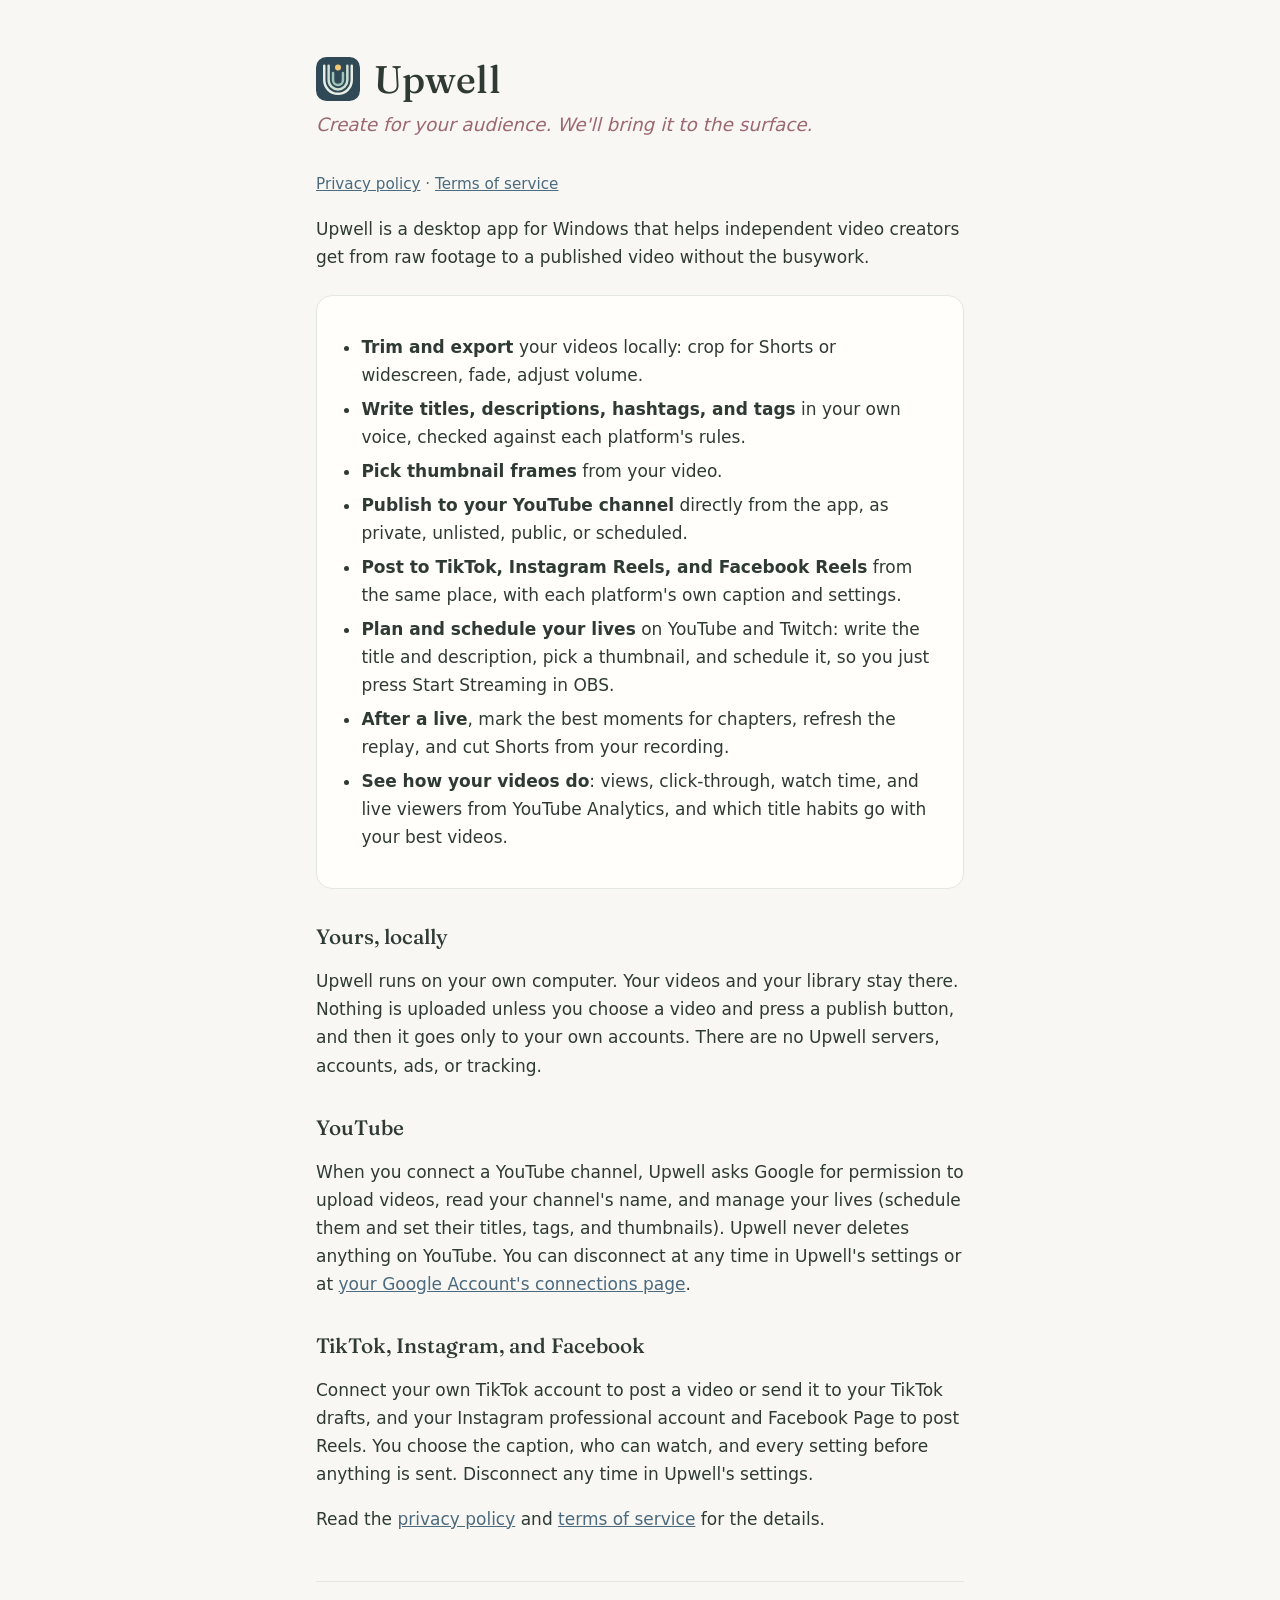
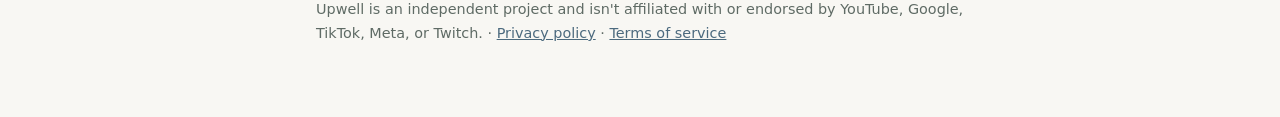
<file: index.html>
<!doctype html>
<html lang="en">
<head>
  <meta charset="utf-8">
  <meta name="viewport" content="width=device-width, initial-scale=1">
  <title>Upwell</title>
  <meta name="description" content="Upwell is a calm, local-first desktop app that helps independent creators trim videos, write titles and descriptions, and publish to YouTube, TikTok, Instagram, and Facebook.">
  <link rel="preconnect" href="https://fonts.googleapis.com">
  <link href="https://fonts.googleapis.com/css2?family=Fraunces:opsz,wght@9..144,500&display=swap" rel="stylesheet">
  <link rel="icon" type="image/svg+xml" href="upwell.svg">
  <link rel="stylesheet" href="style.css">
</head>
<body>
<main>
  <h1 class="brand"><img src="upwell.svg" alt="" width="44" height="44"> Upwell</h1>
  <p class="tagline">Create for your audience. We'll bring it to the surface.</p>
  <p class="muted"><a href="privacy.html">Privacy policy</a> · <a href="terms.html">Terms of service</a></p>

  <p>Upwell is a desktop app for Windows that helps independent video creators get from raw footage
  to a published video without the busywork.</p>

  <div class="card">
    <ul>
      <li><strong>Trim and export</strong> your videos locally: crop for Shorts or widescreen, fade, adjust volume.</li>
      <li><strong>Write titles, descriptions, hashtags, and tags</strong> in your own voice, checked against each platform's rules.</li>
      <li><strong>Pick thumbnail frames</strong> from your video.</li>
      <li><strong>Publish to your YouTube channel</strong> directly from the app, as private, unlisted, public, or scheduled.</li>
      <li><strong>Post to TikTok, Instagram Reels, and Facebook Reels</strong> from the same place, with each platform's own caption and settings.</li>
      <li><strong>Plan and schedule your lives</strong> on YouTube and Twitch: write the title and description, pick a thumbnail, and schedule it, so you just press Start Streaming in OBS.</li>
      <li><strong>After a live</strong>, mark the best moments for chapters, refresh the replay, and cut Shorts from your recording.</li>
      <li><strong>See how your videos do</strong>: views, click-through, watch time, and live viewers from YouTube Analytics, and which title habits go with your best videos.</li>
    </ul>
  </div>

  <h2>Yours, locally</h2>
  <p>Upwell runs on your own computer. Your videos and your library stay there. Nothing is uploaded
  unless you choose a video and press a publish button, and then it goes only to your own accounts.
  There are no Upwell servers, accounts, ads, or tracking.</p>

  <h2>YouTube</h2>
  <p>When you connect a YouTube channel, Upwell asks Google for permission to upload videos, read your
  channel's name, and manage your lives (schedule them and set their titles, tags, and thumbnails).
  Upwell never deletes anything on YouTube. You can disconnect at any
  time in Upwell's settings or at <a href="https://myaccount.google.com/connections">your Google Account's connections page</a>.</p>

  <h2>TikTok, Instagram, and Facebook</h2>
  <p>Connect your own TikTok account to post a video or send it to your TikTok drafts, and your
  Instagram professional account and Facebook Page to post Reels. You choose the caption, who can
  watch, and every setting before anything is sent. Disconnect any time in Upwell's settings.</p>

  <p>Read the <a href="privacy.html">privacy policy</a> and <a href="terms.html">terms of service</a> for the details.</p>

  <footer>
    Upwell is an independent project and isn't affiliated with or endorsed by YouTube, Google, TikTok, Meta, or Twitch.
    · <a href="privacy.html">Privacy policy</a> · <a href="terms.html">Terms of service</a>
  </footer>
</main>
</body>
</html>
</file>
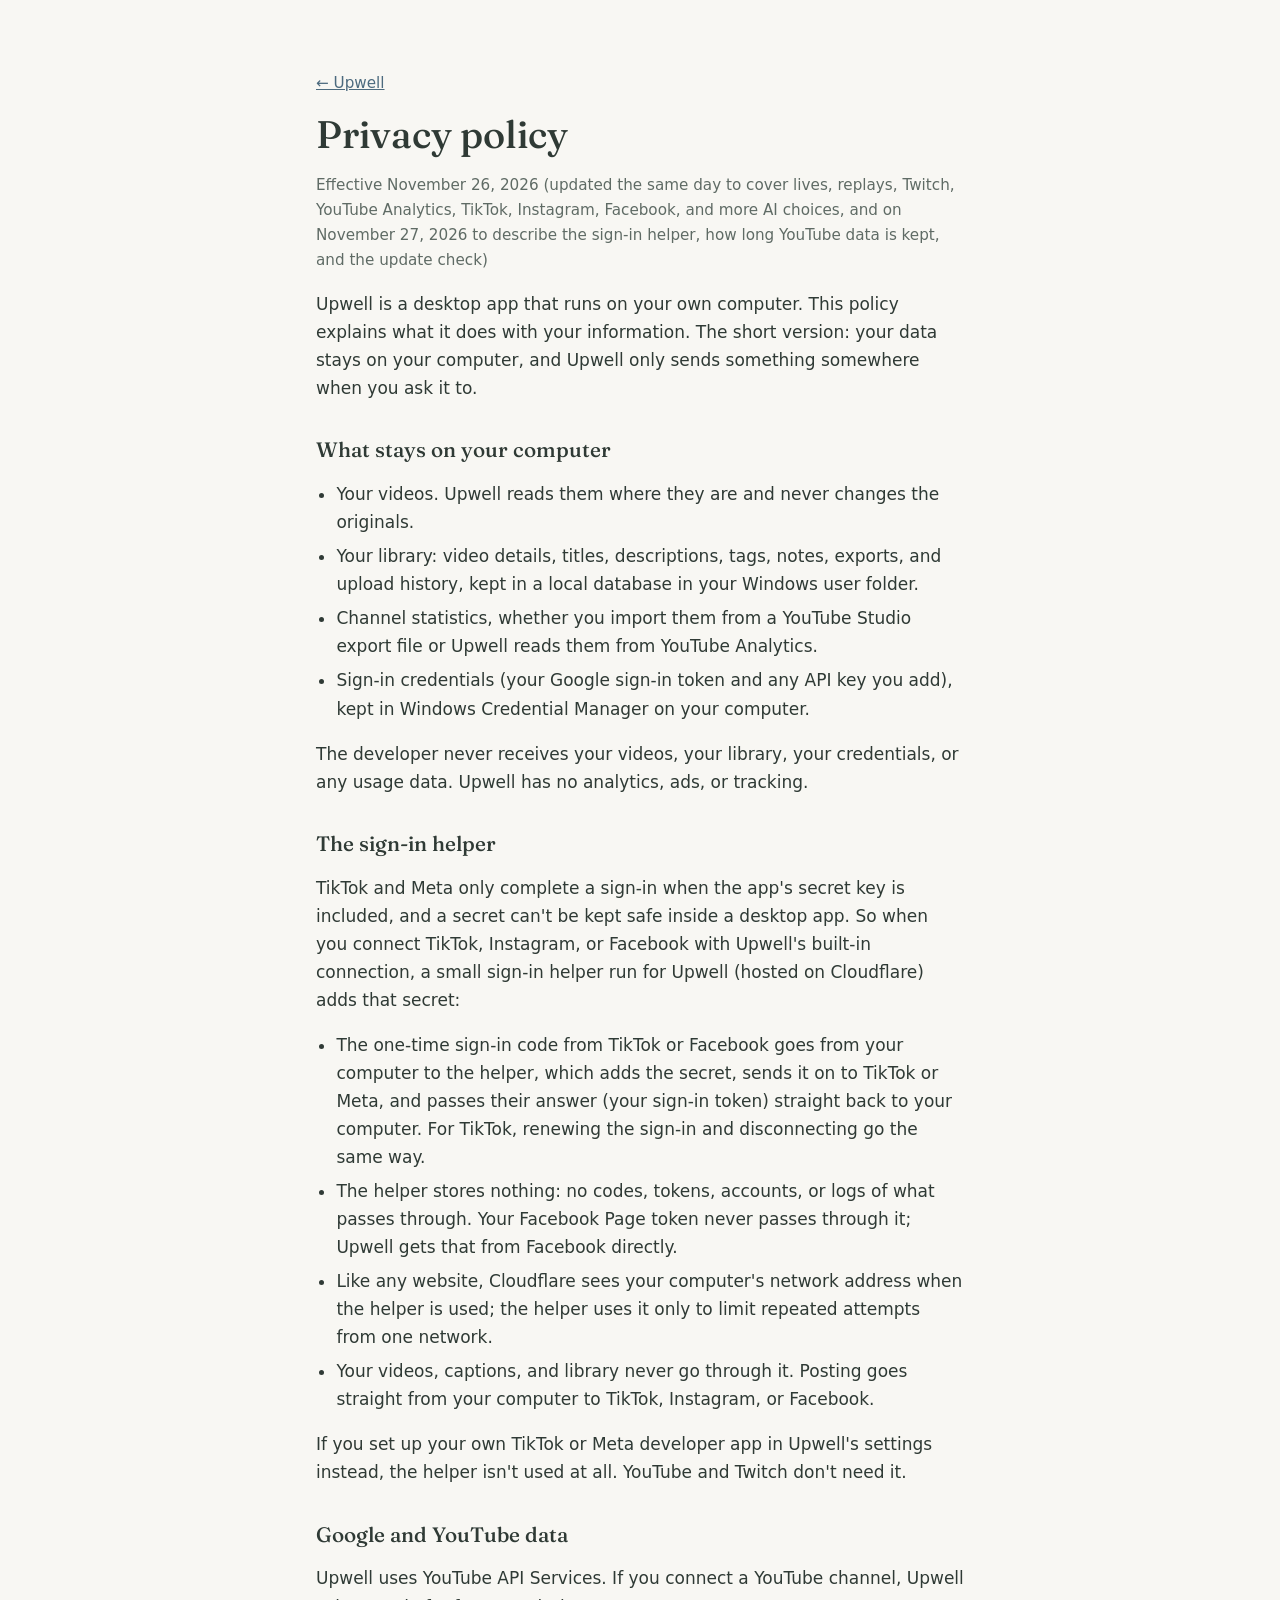
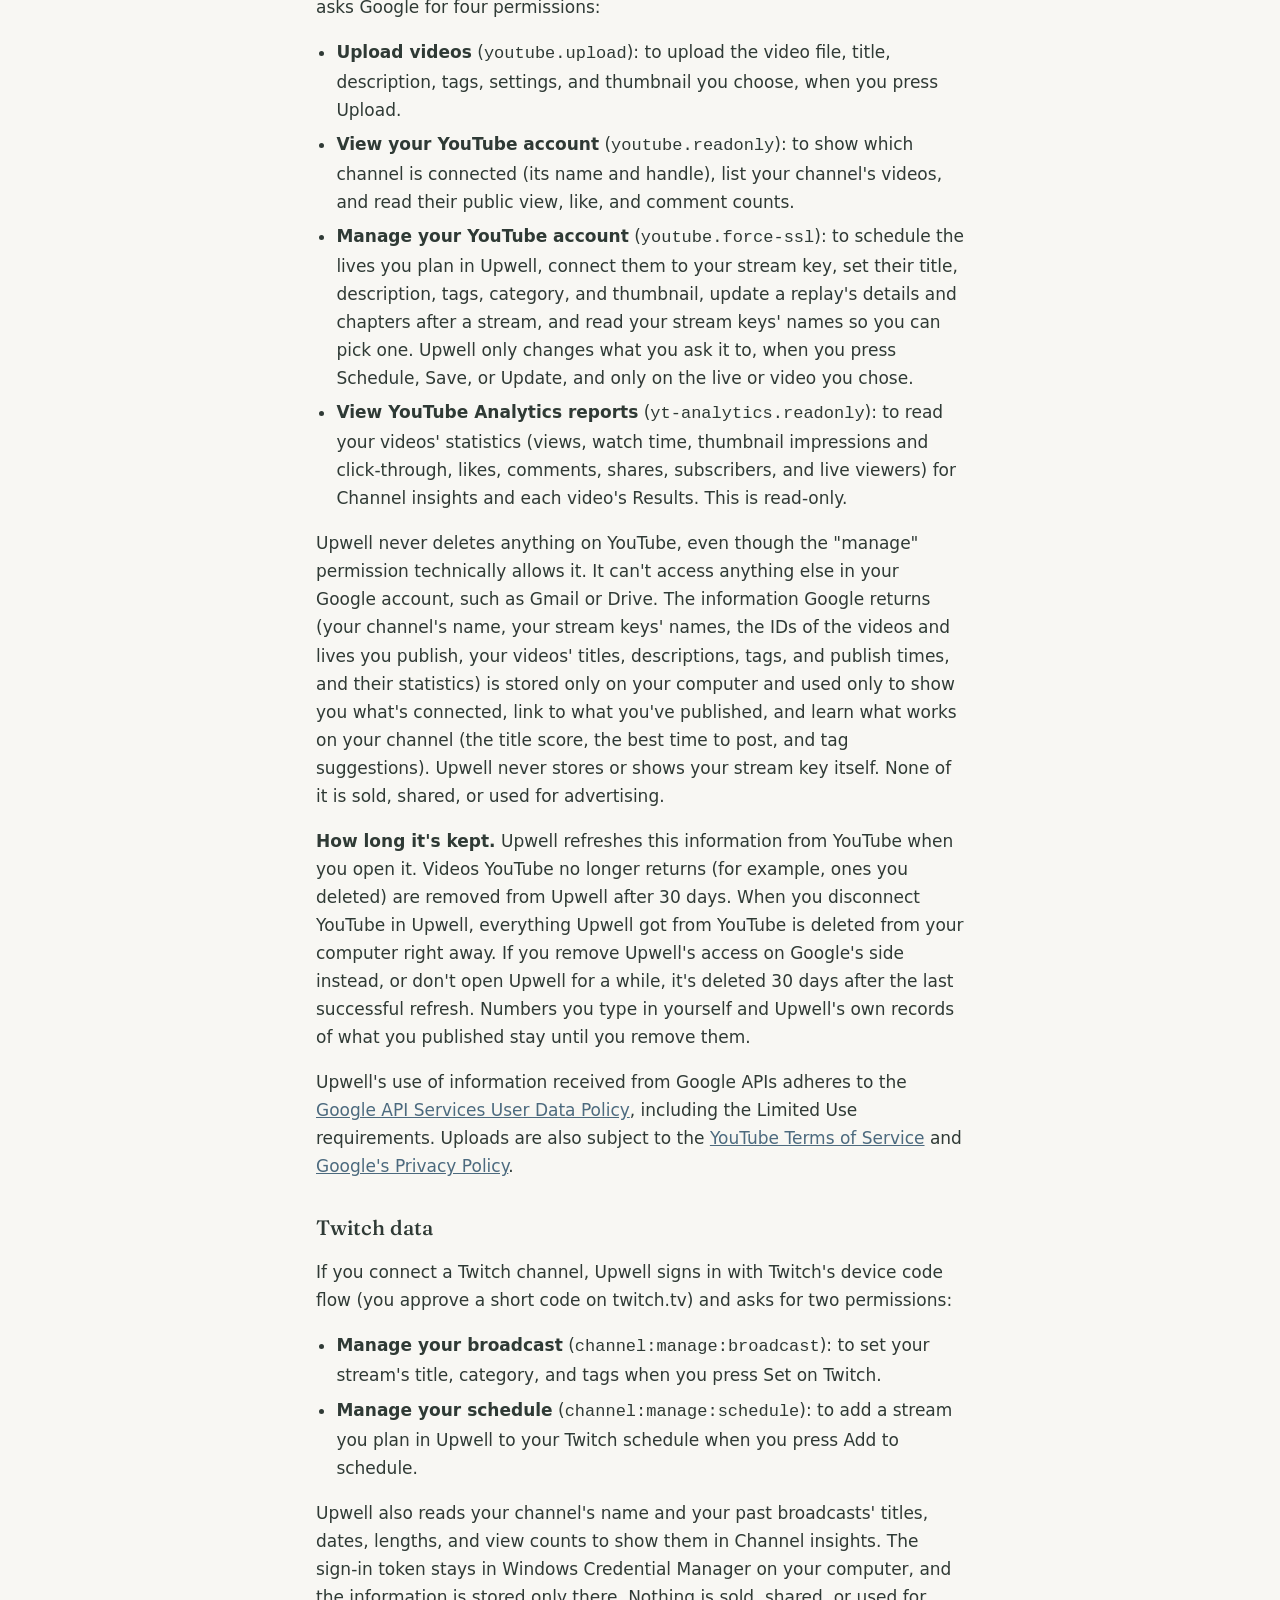
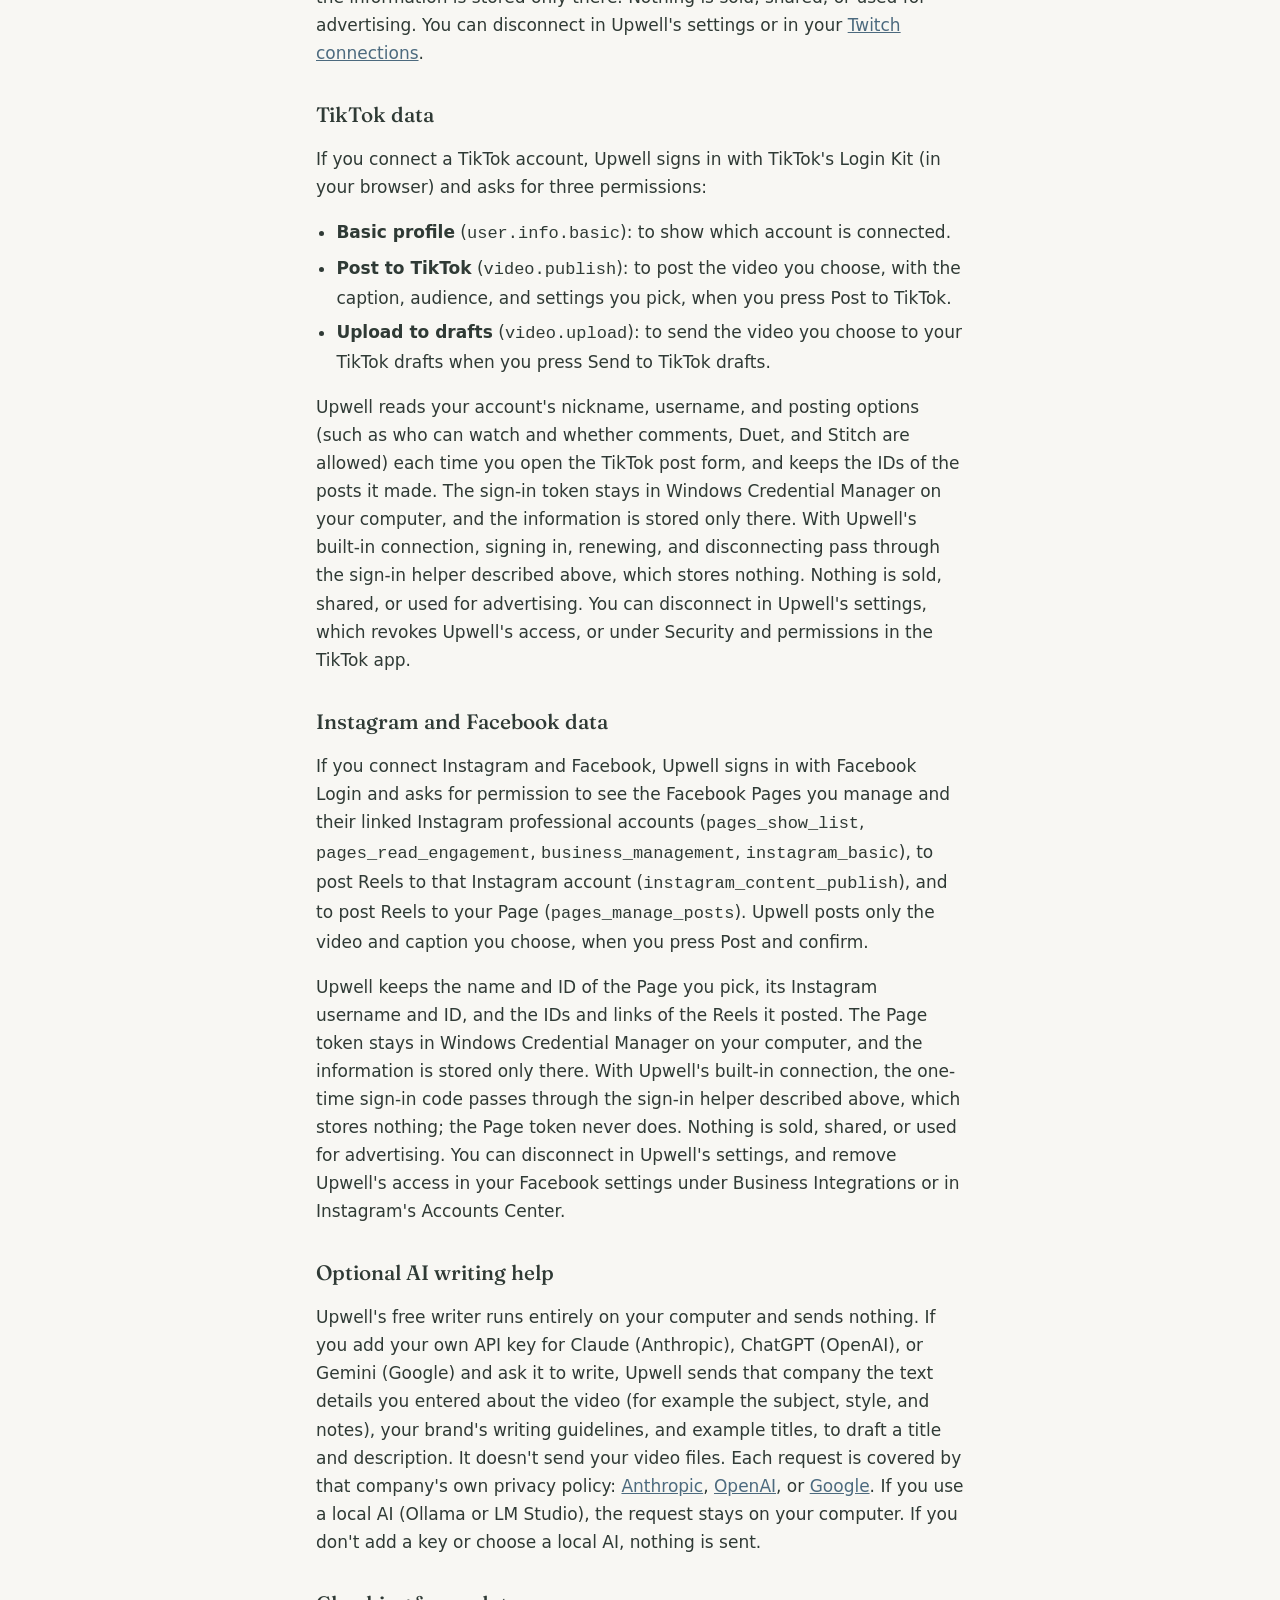
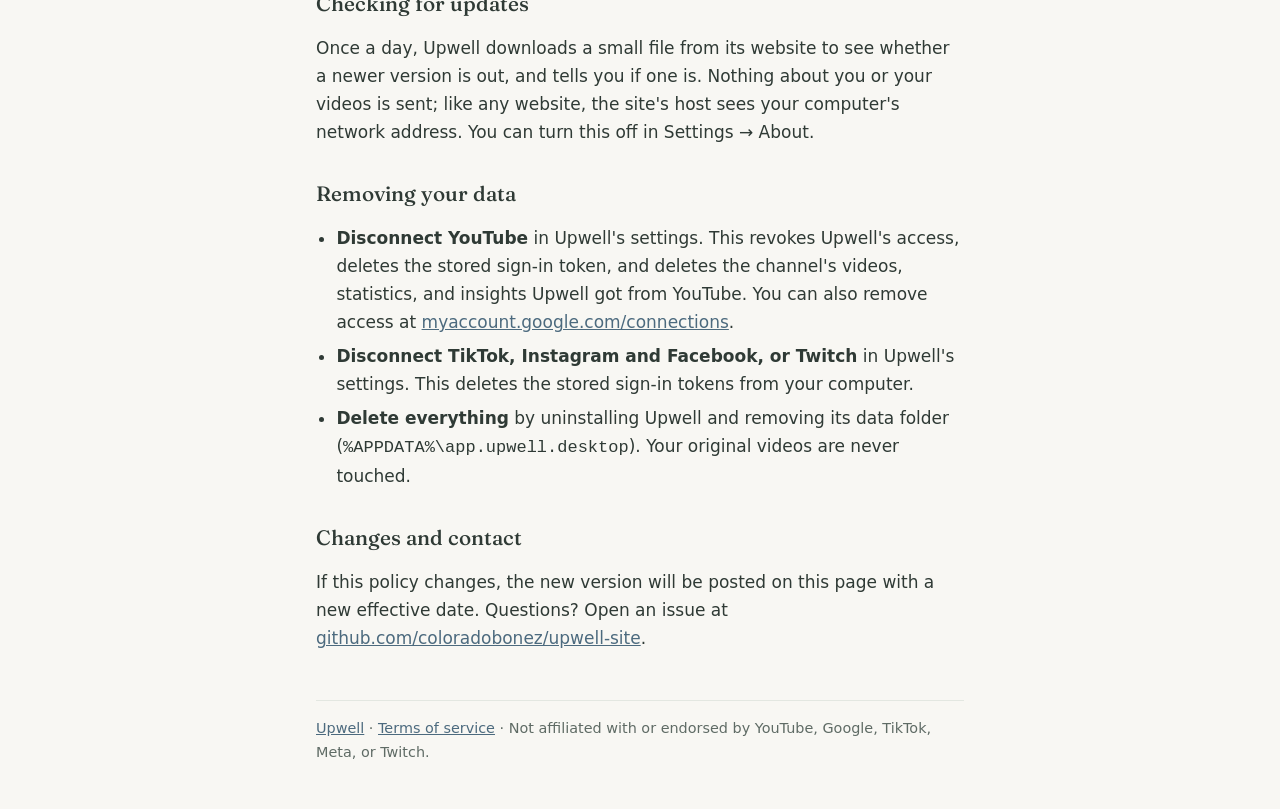
<file: privacy.html>
<!doctype html>
<html lang="en">
<head>
  <meta charset="utf-8">
  <meta name="viewport" content="width=device-width, initial-scale=1">
  <title>Upwell Privacy Policy</title>
  <link rel="preconnect" href="https://fonts.googleapis.com">
  <link href="https://fonts.googleapis.com/css2?family=Fraunces:opsz,wght@9..144,500&display=swap" rel="stylesheet">
  <link rel="icon" type="image/svg+xml" href="upwell.svg">
  <link rel="stylesheet" href="style.css">
</head>
<body>
<main>
  <p class="muted"><a href="index.html">← Upwell</a></p>
  <h1>Privacy policy</h1>
  <p class="muted">Effective November 26, 2026 (updated the same day to cover lives, replays, Twitch, YouTube Analytics, TikTok, Instagram, Facebook, and more AI choices, and on November 27, 2026 to describe the sign-in helper, how long YouTube data is kept, and the update check)</p>

  <p>Upwell is a desktop app that runs on your own computer. This policy explains what it does with
  your information. The short version: your data stays on your computer, and Upwell only sends
  something somewhere when you ask it to.</p>

  <h2>What stays on your computer</h2>
  <ul>
    <li>Your videos. Upwell reads them where they are and never changes the originals.</li>
    <li>Your library: video details, titles, descriptions, tags, notes, exports, and upload history,
      kept in a local database in your Windows user folder.</li>
    <li>Channel statistics, whether you import them from a YouTube Studio export file or Upwell reads
      them from YouTube Analytics.</li>
    <li>Sign-in credentials (your Google sign-in token and any API key you add), kept in Windows
      Credential Manager on your computer.</li>
  </ul>
  <p>The developer never receives your videos, your library, your credentials, or any usage data.
  Upwell has no analytics, ads, or tracking.</p>

  <h2>The sign-in helper</h2>
  <p>TikTok and Meta only complete a sign-in when the app's secret key is included, and a secret
  can't be kept safe inside a desktop app. So when you connect TikTok, Instagram, or Facebook with
  Upwell's built-in connection, a small sign-in helper run for Upwell (hosted on Cloudflare) adds
  that secret:</p>
  <ul>
    <li>The one-time sign-in code from TikTok or Facebook goes from your computer to the helper, which
      adds the secret, sends it on to TikTok or Meta, and passes their answer (your sign-in token)
      straight back to your computer. For TikTok, renewing the sign-in and disconnecting go the same
      way.</li>
    <li>The helper stores nothing: no codes, tokens, accounts, or logs of what passes through. Your
      Facebook Page token never passes through it; Upwell gets that from Facebook directly.</li>
    <li>Like any website, Cloudflare sees your computer's network address when the helper is used; the
      helper uses it only to limit repeated attempts from one network.</li>
    <li>Your videos, captions, and library never go through it. Posting goes straight from your
      computer to TikTok, Instagram, or Facebook.</li>
  </ul>
  <p>If you set up your own TikTok or Meta developer app in Upwell's settings instead, the helper isn't
  used at all. YouTube and Twitch don't need it.</p>

  <h2>Google and YouTube data</h2>
  <p>Upwell uses YouTube API Services. If you connect a YouTube channel, Upwell asks Google for four permissions:</p>
  <ul>
    <li><strong>Upload videos</strong> (<code>youtube.upload</code>): to upload the video file, title,
      description, tags, settings, and thumbnail you choose, when you press Upload.</li>
    <li><strong>View your YouTube account</strong> (<code>youtube.readonly</code>): to show which channel
      is connected (its name and handle), list your channel's videos, and read their public view, like, and comment counts.</li>
    <li><strong>Manage your YouTube account</strong> (<code>youtube.force-ssl</code>): to schedule the lives you
      plan in Upwell, connect them to your stream key, set their title, description, tags, category,
      and thumbnail, update a replay's details and chapters after a stream, and read your stream keys'
      names so you can pick one. Upwell only changes what you ask it to, when you press Schedule, Save, or
      Update, and only on the live or video you chose.</li>
    <li><strong>View YouTube Analytics reports</strong> (<code>yt-analytics.readonly</code>): to read your
      videos' statistics (views, watch time, thumbnail impressions and click-through, likes, comments, shares,
      subscribers, and live viewers) for Channel insights and each video's Results. This is read-only.</li>
  </ul>
  <p>Upwell never deletes anything on YouTube, even though the "manage" permission technically allows it.
  It can't access anything else in your Google account, such as Gmail or Drive. The information Google
  returns (your channel's name, your stream keys' names, the IDs of the videos and lives you publish, your
  videos' titles, descriptions, tags, and publish times, and their statistics)
  is stored only on your computer and used only to show you what's connected, link to what you've
  published, and learn what works on your channel (the title score, the best time to post, and tag
  suggestions). Upwell never stores or shows your stream key itself. None of it is sold, shared, or used for
  advertising.</p>
  <p><strong>How long it's kept.</strong> Upwell refreshes this information from YouTube when you open it.
  Videos YouTube no longer returns (for example, ones you deleted) are removed from Upwell after 30 days.
  When you disconnect YouTube in Upwell, everything Upwell got from YouTube is deleted from your computer
  right away. If you remove Upwell's access on Google's side instead, or don't open Upwell for a while, it's
  deleted 30 days after the last successful refresh. Numbers you type in yourself and Upwell's own records
  of what you published stay until you remove them.</p>
  <p>Upwell's use of information received from Google APIs adheres to the
  <a href="https://developers.google.com/terms/api-services-user-data-policy">Google API Services User Data Policy</a>,
  including the Limited Use requirements. Uploads are also subject to the
  <a href="https://www.youtube.com/t/terms">YouTube Terms of Service</a> and
  <a href="https://policies.google.com/privacy">Google's Privacy Policy</a>.</p>

  <h2>Twitch data</h2>
  <p>If you connect a Twitch channel, Upwell signs in with Twitch's device code flow (you approve a
  short code on twitch.tv) and asks for two permissions:</p>
  <ul>
    <li><strong>Manage your broadcast</strong> (<code>channel:manage:broadcast</code>): to set your stream's
      title, category, and tags when you press Set on Twitch.</li>
    <li><strong>Manage your schedule</strong> (<code>channel:manage:schedule</code>): to add a stream you plan
      in Upwell to your Twitch schedule when you press Add to schedule.</li>
  </ul>
  <p>Upwell also reads your channel's name and your past broadcasts' titles, dates, lengths, and view
  counts to show them in Channel insights. The sign-in token stays in Windows Credential Manager on your
  computer, and the information is stored only there. Nothing is sold, shared, or used for advertising.
  You can disconnect in Upwell's settings or in your
  <a href="https://www.twitch.tv/settings/connections">Twitch connections</a>.</p>

  <h2>TikTok data</h2>
  <p>If you connect a TikTok account, Upwell signs in with TikTok's Login Kit (in your browser) and asks
  for three permissions:</p>
  <ul>
    <li><strong>Basic profile</strong> (<code>user.info.basic</code>): to show which account is connected.</li>
    <li><strong>Post to TikTok</strong> (<code>video.publish</code>): to post the video you choose, with the
      caption, audience, and settings you pick, when you press Post to TikTok.</li>
    <li><strong>Upload to drafts</strong> (<code>video.upload</code>): to send the video you choose to your
      TikTok drafts when you press Send to TikTok drafts.</li>
  </ul>
  <p>Upwell reads your account's nickname, username, and posting options (such as who can watch and
  whether comments, Duet, and Stitch are allowed) each time you open the TikTok post form, and keeps the
  IDs of the posts it made. The sign-in token stays in Windows Credential Manager on your computer, and
  the information is stored only there. With Upwell's built-in connection, signing in, renewing, and
  disconnecting pass through the sign-in helper described above, which stores nothing. Nothing is sold, shared, or used for advertising. You can
  disconnect in Upwell's settings, which revokes Upwell's access, or under Security and permissions in
  the TikTok app.</p>

  <h2>Instagram and Facebook data</h2>
  <p>If you connect Instagram and Facebook, Upwell signs in with Facebook Login and asks for permission to
  see the Facebook Pages you manage and their linked Instagram professional accounts
  (<code>pages_show_list</code>, <code>pages_read_engagement</code>, <code>business_management</code>,
  <code>instagram_basic</code>), to post Reels to that Instagram account
  (<code>instagram_content_publish</code>), and to post Reels to your Page (<code>pages_manage_posts</code>).
  Upwell posts only the video and caption you choose, when you press Post and confirm.</p>
  <p>Upwell keeps the name and ID of the Page you pick, its Instagram username and ID, and the IDs and
  links of the Reels it posted. The Page token stays in Windows Credential Manager on your computer, and
  the information is stored only there. With Upwell's built-in connection, the one-time sign-in code
  passes through the sign-in helper described above, which stores nothing; the Page token never does. Nothing is sold, shared, or used for advertising. You can
  disconnect in Upwell's settings, and remove Upwell's access in your Facebook settings under Business
  Integrations or in Instagram's Accounts Center.</p>

  <h2>Optional AI writing help</h2>
  <p>Upwell's free writer runs entirely on your computer and sends nothing. If you add your own API
  key for Claude (Anthropic), ChatGPT (OpenAI), or Gemini (Google) and ask it to write, Upwell sends that
  company the text details you entered about the video (for example the subject, style, and notes),
  your brand's writing guidelines, and example titles, to draft a title and description. It doesn't send
  your video files. Each request is covered by that company's own privacy policy:
  <a href="https://www.anthropic.com/legal/privacy">Anthropic</a>,
  <a href="https://openai.com/policies/privacy-policy/">OpenAI</a>, or
  <a href="https://policies.google.com/privacy">Google</a>. If you use a local AI (Ollama or LM Studio),
  the request stays on your computer. If you don't add a key or choose a local AI, nothing is sent.</p>

  <h2>Checking for updates</h2>
  <p>Once a day, Upwell downloads a small file from its website to see whether a newer version is out,
  and tells you if one is. Nothing about you or your videos is sent; like any website, the site's host
  sees your computer's network address. You can turn this off in Settings → About.</p>

  <h2>Removing your data</h2>
  <ul>
    <li><strong>Disconnect YouTube</strong> in Upwell's settings. This revokes Upwell's access,
      deletes the stored sign-in token, and deletes the channel's videos, statistics, and insights Upwell
      got from YouTube. You can also remove access at
      <a href="https://myaccount.google.com/connections">myaccount.google.com/connections</a>.</li>
    <li><strong>Disconnect TikTok, Instagram and Facebook, or Twitch</strong> in Upwell's settings. This
      deletes the stored sign-in tokens from your computer.</li>
    <li><strong>Delete everything</strong> by uninstalling Upwell and removing its data folder
      (<code>%APPDATA%\app.upwell.desktop</code>). Your original videos are never touched.</li>
  </ul>

  <h2>Changes and contact</h2>
  <p>If this policy changes, the new version will be posted on this page with a new effective date.
  Questions? Open an issue at
  <a href="https://github.com/coloradobonez/upwell-site/issues">github.com/coloradobonez/upwell-site</a>.</p>

  <footer><a href="index.html">Upwell</a> · <a href="terms.html">Terms of service</a> · Not affiliated with or endorsed by YouTube, Google, TikTok, Meta, or Twitch.</footer>
</main>
</body>
</html>
</file>
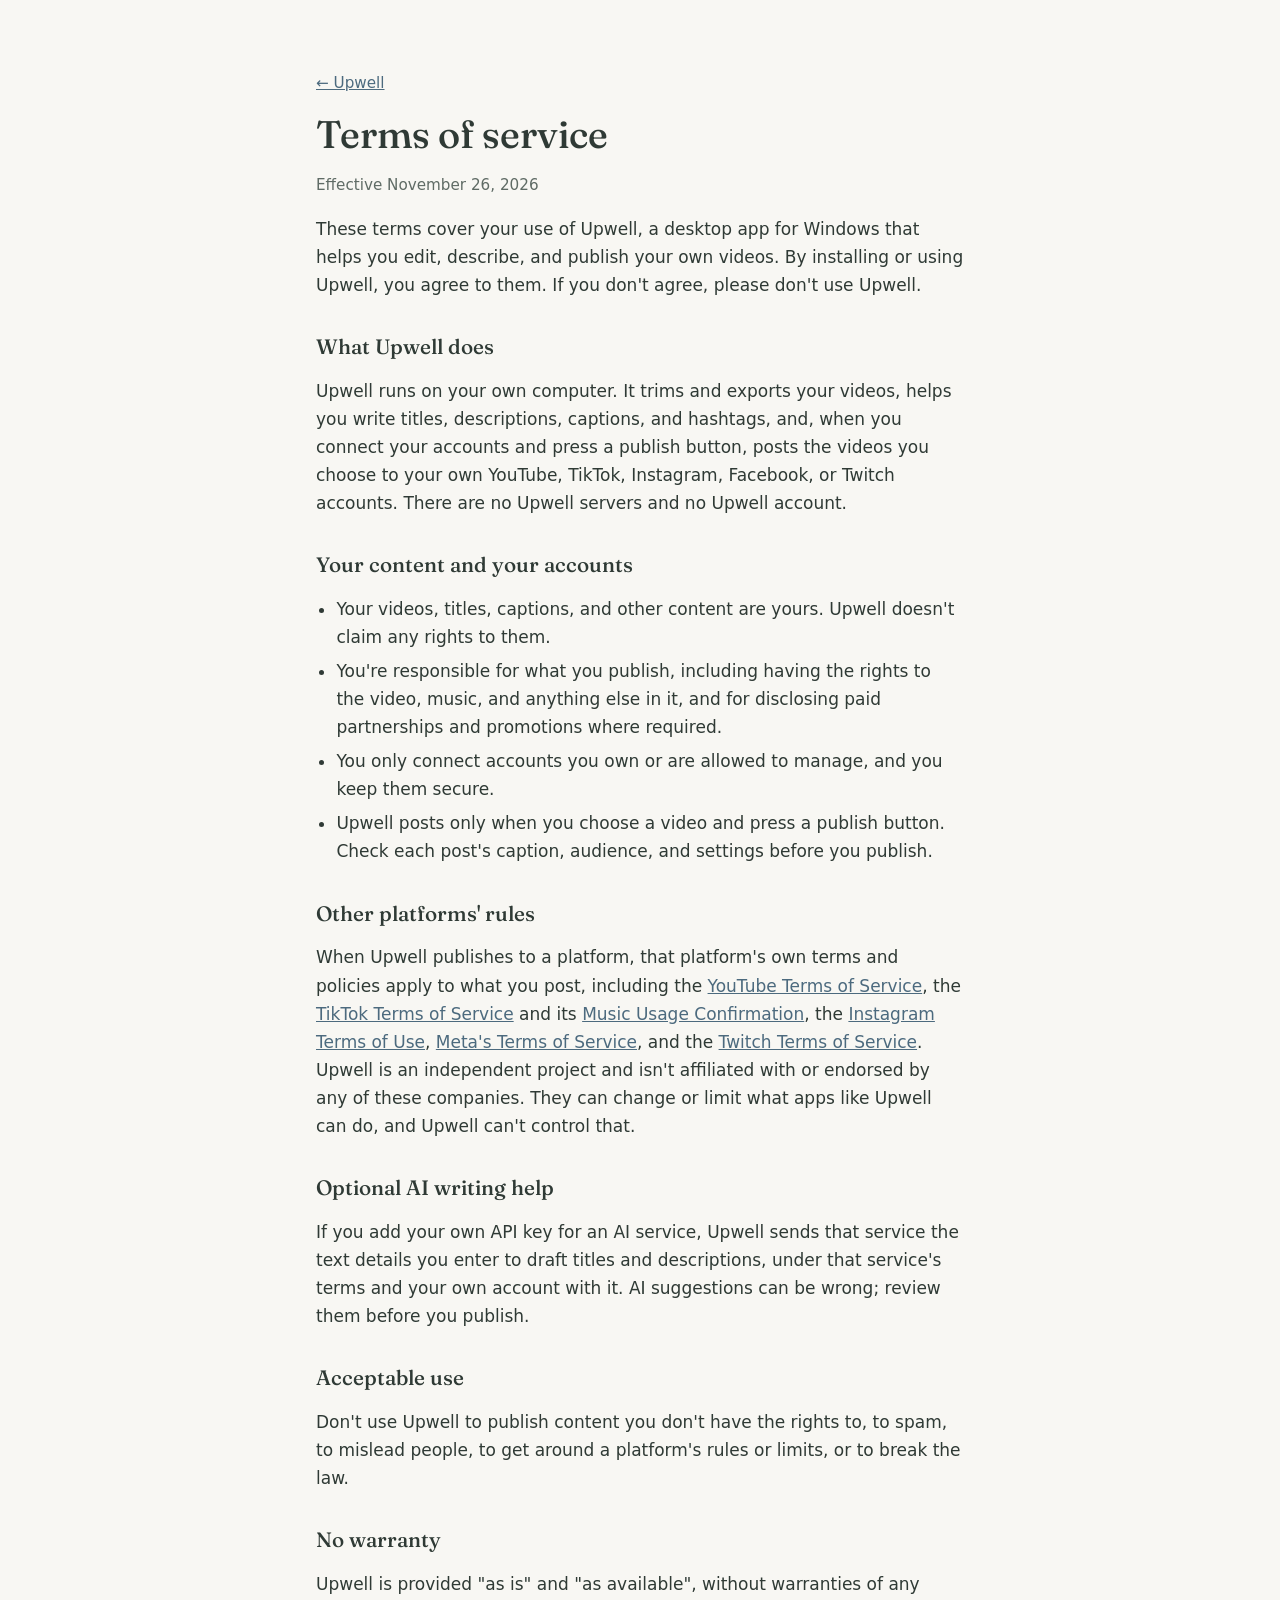
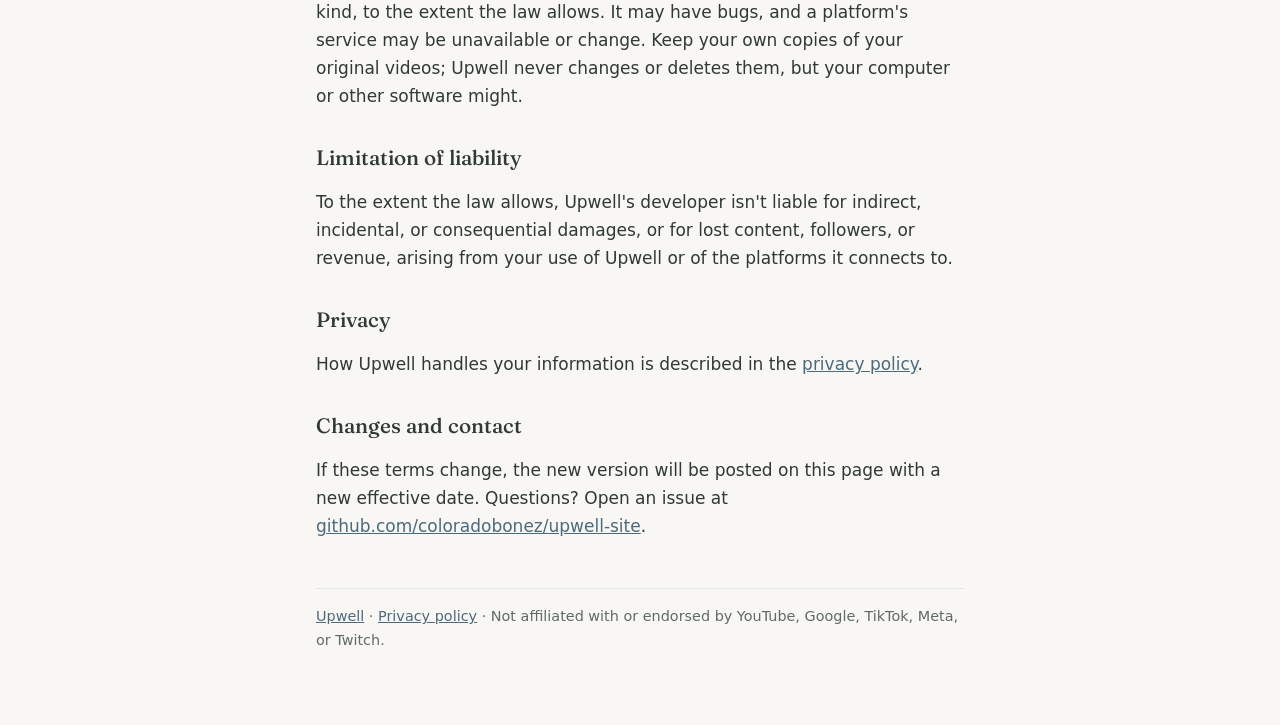
<file: terms.html>
<!doctype html>
<html lang="en">
<head>
  <meta charset="utf-8">
  <meta name="viewport" content="width=device-width, initial-scale=1">
  <title>Upwell Terms of Service</title>
  <link rel="preconnect" href="https://fonts.googleapis.com">
  <link href="https://fonts.googleapis.com/css2?family=Fraunces:opsz,wght@9..144,500&display=swap" rel="stylesheet">
  <link rel="icon" type="image/svg+xml" href="upwell.svg">
  <link rel="stylesheet" href="style.css">
</head>
<body>
<main>
  <p class="muted"><a href="index.html">← Upwell</a></p>
  <h1>Terms of service</h1>
  <p class="muted">Effective November 26, 2026</p>

  <p>These terms cover your use of Upwell, a desktop app for Windows that helps you edit, describe,
  and publish your own videos. By installing or using Upwell, you agree to them. If you don't agree,
  please don't use Upwell.</p>

  <h2>What Upwell does</h2>
  <p>Upwell runs on your own computer. It trims and exports your videos, helps you write titles,
  descriptions, captions, and hashtags, and, when you connect your accounts and press a publish
  button, posts the videos you choose to your own YouTube, TikTok, Instagram, Facebook, or Twitch
  accounts. There are no Upwell servers and no Upwell account.</p>

  <h2>Your content and your accounts</h2>
  <ul>
    <li>Your videos, titles, captions, and other content are yours. Upwell doesn't claim any rights
      to them.</li>
    <li>You're responsible for what you publish, including having the rights to the video, music,
      and anything else in it, and for disclosing paid partnerships and promotions where required.</li>
    <li>You only connect accounts you own or are allowed to manage, and you keep them secure.</li>
    <li>Upwell posts only when you choose a video and press a publish button. Check each post's
      caption, audience, and settings before you publish.</li>
  </ul>

  <h2>Other platforms' rules</h2>
  <p>When Upwell publishes to a platform, that platform's own terms and policies apply to what you
  post, including the <a href="https://www.youtube.com/t/terms">YouTube Terms of Service</a>, the
  <a href="https://www.tiktok.com/legal/page/us/terms-of-service/en">TikTok Terms of Service</a> and
  its <a href="https://www.tiktok.com/legal/page/global/music-usage-confirmation/en">Music Usage Confirmation</a>,
  the <a href="https://help.instagram.com/581066165581870">Instagram Terms of Use</a>,
  <a href="https://www.facebook.com/terms.php">Meta's Terms of Service</a>, and the
  <a href="https://www.twitch.tv/p/legal/terms-of-service/">Twitch Terms of Service</a>.
  Upwell is an independent project and isn't affiliated with or endorsed by any of these companies.
  They can change or limit what apps like Upwell can do, and Upwell can't control that.</p>

  <h2>Optional AI writing help</h2>
  <p>If you add your own API key for an AI service, Upwell sends that service the text details you
  enter to draft titles and descriptions, under that service's terms and your own account with it.
  AI suggestions can be wrong; review them before you publish.</p>

  <h2>Acceptable use</h2>
  <p>Don't use Upwell to publish content you don't have the rights to, to spam, to mislead people, to
  get around a platform's rules or limits, or to break the law.</p>

  <h2>No warranty</h2>
  <p>Upwell is provided "as is" and "as available", without warranties of any kind, to the extent the
  law allows. It may have bugs, and a platform's service may be unavailable or change. Keep your own
  copies of your original videos; Upwell never changes or deletes them, but your computer or other
  software might.</p>

  <h2>Limitation of liability</h2>
  <p>To the extent the law allows, Upwell's developer isn't liable for indirect, incidental, or
  consequential damages, or for lost content, followers, or revenue, arising from your use of Upwell or
  of the platforms it connects to.</p>

  <h2>Privacy</h2>
  <p>How Upwell handles your information is described in the <a href="privacy.html">privacy policy</a>.</p>

  <h2>Changes and contact</h2>
  <p>If these terms change, the new version will be posted on this page with a new effective date.
  Questions? Open an issue at
  <a href="https://github.com/coloradobonez/upwell-site/issues">github.com/coloradobonez/upwell-site</a>.</p>

  <footer><a href="index.html">Upwell</a> · <a href="privacy.html">Privacy policy</a> · Not affiliated with or endorsed by YouTube, Google, TikTok, Meta, or Twitch.</footer>
</main>
</body>
</html>
</file>
<file: style.css>
:root {
  --bg: #f8f7f3;
  --card: #fffefb;
  --ink: #2f3a35;
  --muted: #5f6b65;
  --line: #e3e7e1;
  --rose: #9c6870;
  --sky: #4c6a7e;
}
@media (prefers-color-scheme: dark) {
  :root {
    --bg: #222a26;
    --card: #2c3631;
    --ink: #e8eee9;
    --muted: #b4c1b9;
    --line: #3b4741;
    --rose: #deb0b5;
    --sky: #bcd8e6;
  }
}
* { box-sizing: border-box; }
body {
  margin: 0;
  background: var(--bg);
  color: var(--ink);
  font: 17px/1.65 system-ui, -apple-system, "Segoe UI", sans-serif;
}
main { max-width: 680px; margin: 0 auto; padding: 56px 16px 72px; }
h1, h2 { font-family: "Fraunces", Georgia, serif; font-weight: 500; line-height: 1.2; }
h1 { font-size: 2.4rem; margin: 0 0 8px; }
h2 { font-size: 1.3rem; margin: 36px 0 8px; }
.tagline { color: var(--rose); font-style: italic; font-size: 1.15rem; margin: 0 0 32px; }
.card { background: var(--card); border: 1px solid var(--line); border-radius: 16px; padding: 20px 24px; margin: 24px 0; }
a { color: var(--sky); }
ul { padding-left: 1.2em; }
li { margin: 6px 0; }
.muted { color: var(--muted); font-size: 0.95rem; }
footer { margin-top: 48px; padding-top: 16px; border-top: 1px solid var(--line); color: var(--muted); font-size: 0.9rem; }
h1.brand { display: flex; align-items: center; gap: 14px; }
</file>
